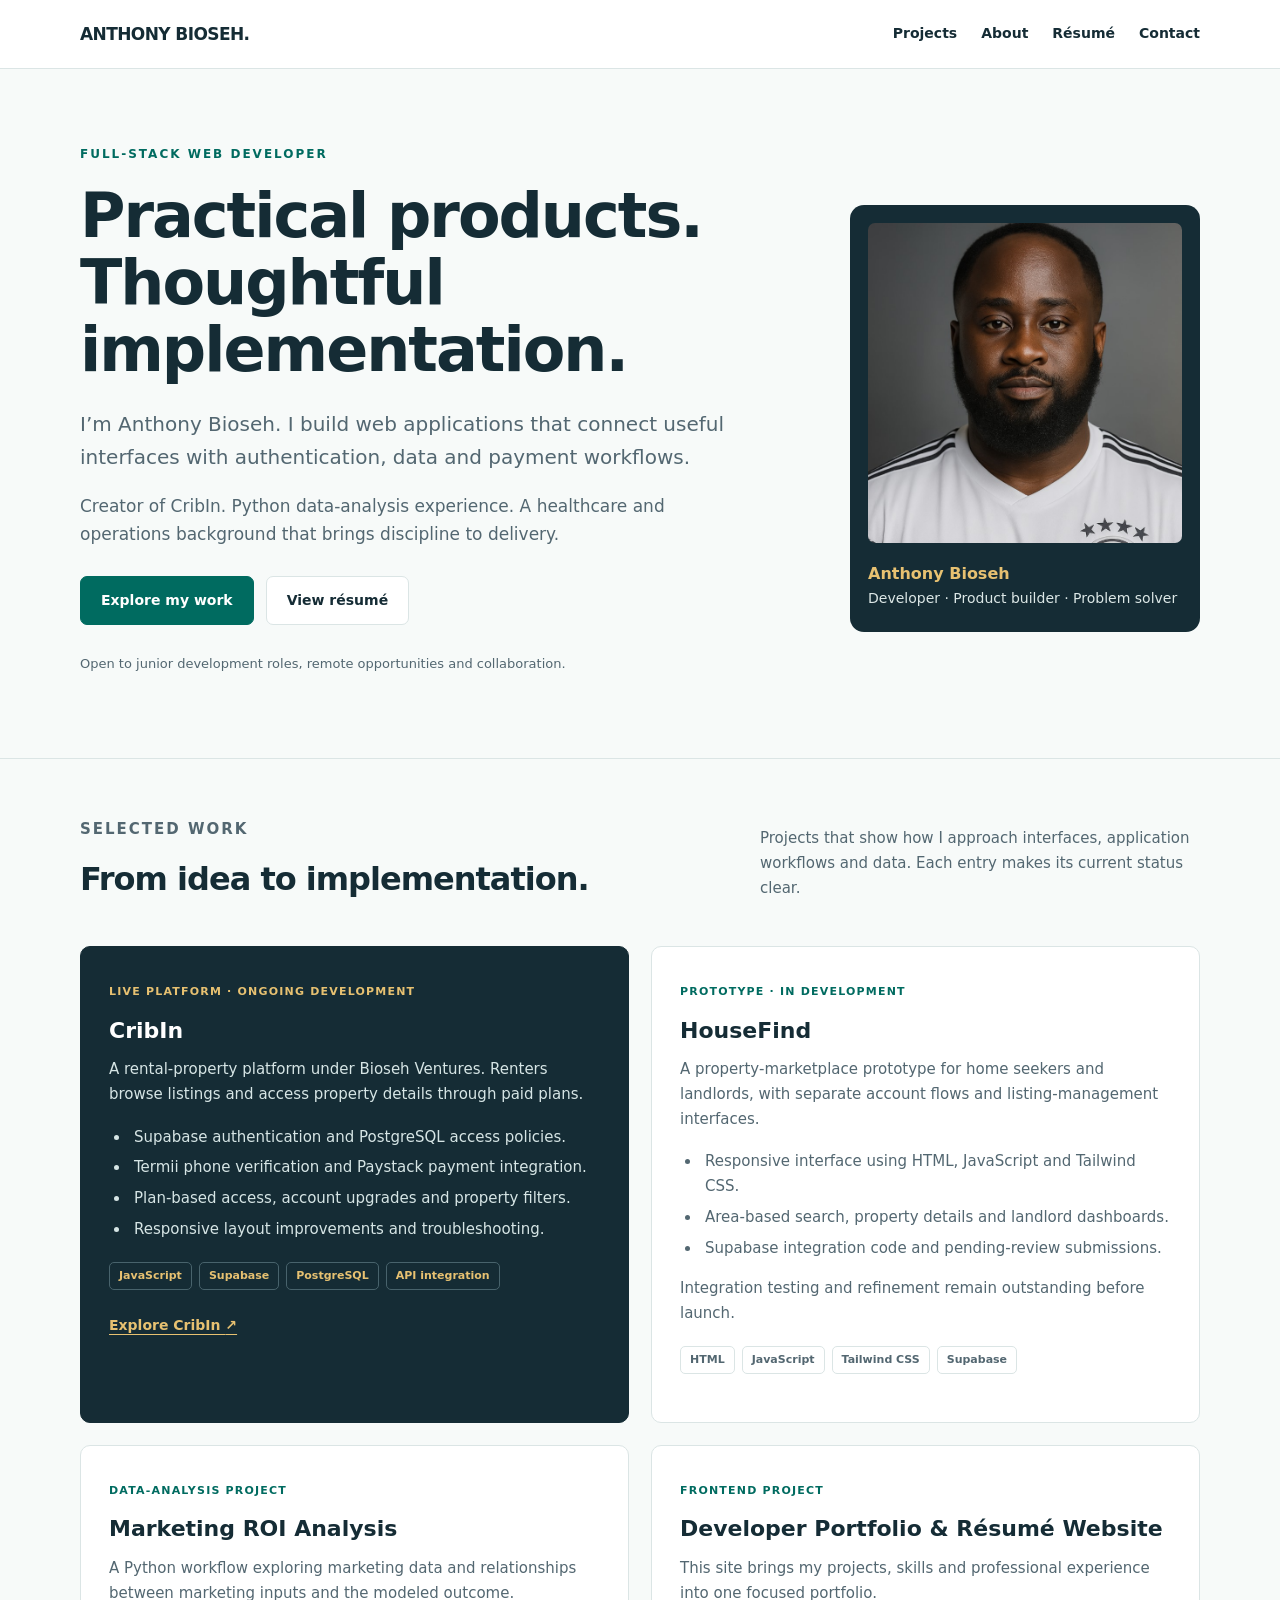
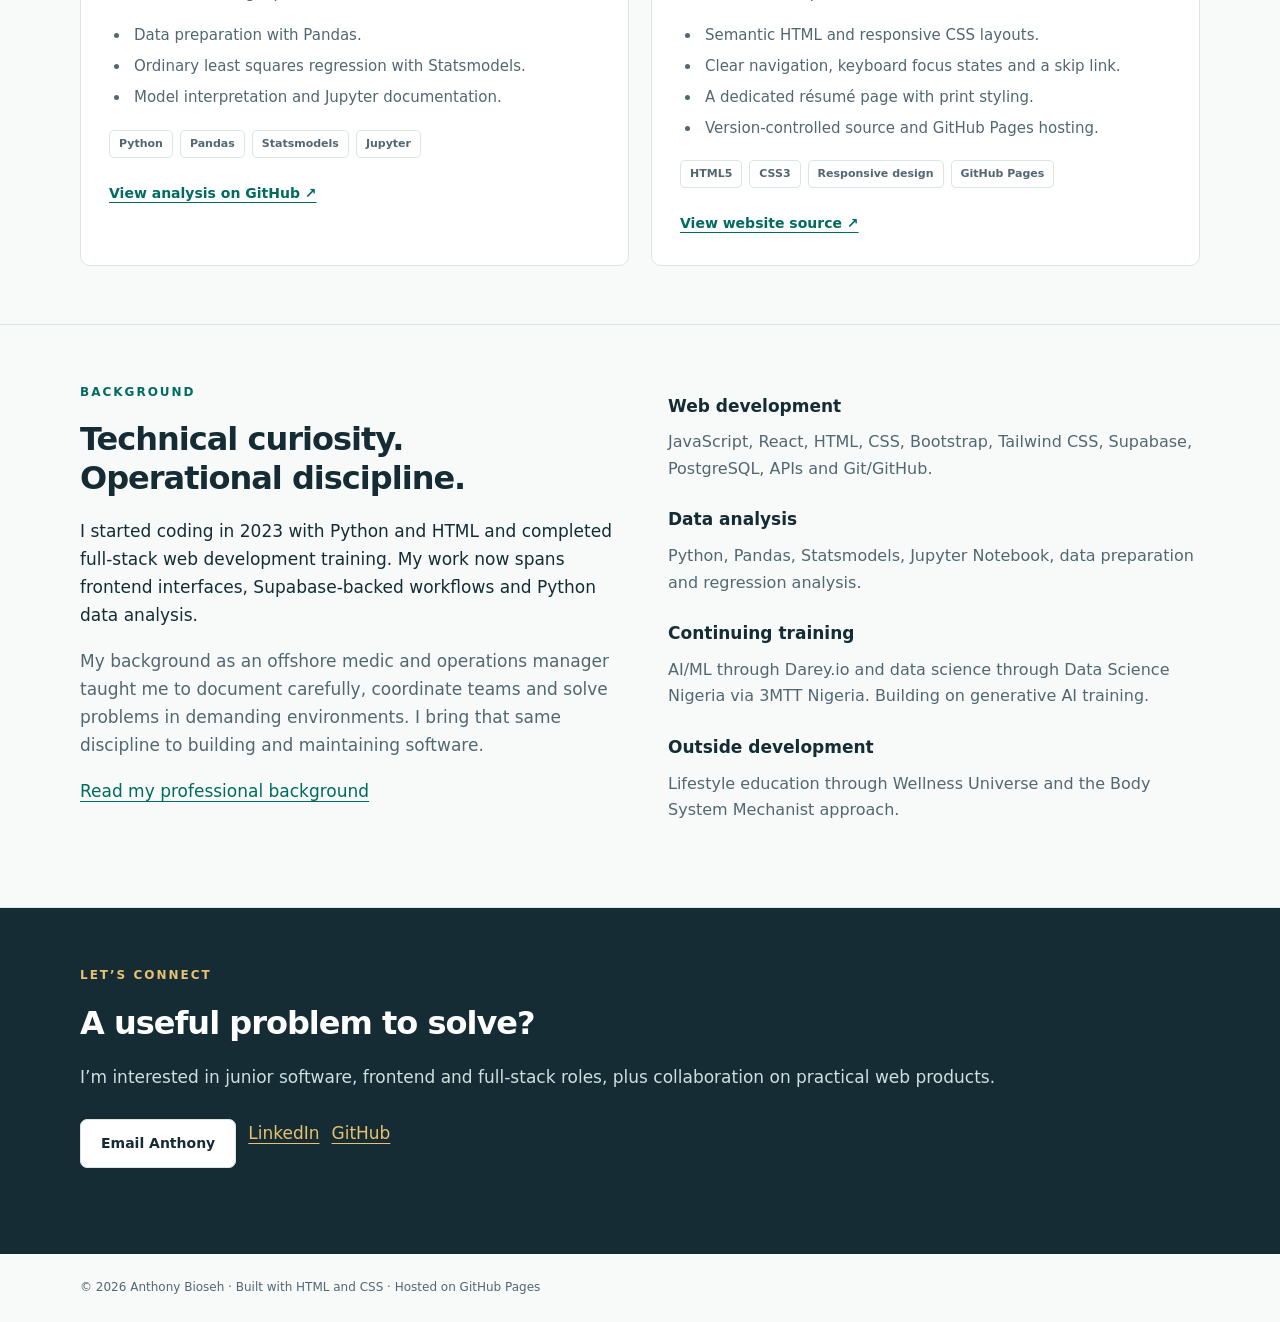
<file: index.html>
<!doctype html>
<html lang="en"><head><meta charset="utf-8"><meta name="viewport" content="width=device-width,initial-scale=1"><title>Anthony Bioseh | Full-Stack Developer &amp; Portfolio</title><meta name="description" content="Anthony Bioseh’s developer portfolio: CribIn rental platform, HouseFind marketplace prototype, Python marketing analysis and a responsive résumé website."><link rel="stylesheet" href="styles.css"></head>
<body><a class="skip" href="#main">Skip to content</a><nav class="nav" aria-label="Main navigation"><div class="wrap"><a class="brand" href="index.html">ANTHONY BIOSEH<span aria-hidden="true">.</span></a><div class="navlinks"><a href="#projects">Projects</a><a href="#about">About</a><a href="resume.html">Résumé</a><a href="#contact">Contact</a></div></div></nav>
<main id="main"><header class="hero wrap"><div><p class="eyebrow">Full-stack web developer</p><h1>Practical products.<br>Thoughtful implementation.</h1><p class="lead">I’m Anthony Bioseh. I build web applications that connect useful interfaces with authentication, data and payment workflows.</p><p class="muted">Creator of CribIn. Python data-analysis experience. A healthcare and operations background that brings discipline to delivery.</p><div class="actions"><a class="button" href="#projects">Explore my work</a><a class="button secondary" href="resume.html">View résumé</a></div><p class="availability">Open to junior development roles, remote opportunities and collaboration.</p></div><div class="portrait"><img src="my_photo.jpg" alt="Anthony Bioseh" width="320" height="320"><p><strong>Anthony Bioseh</strong>Developer · Product builder · Problem solver</p></div></header>
<section class="section" id="projects"><div class="wrap"><div class="section-intro"><div><p class="eyebrow">Selected work</p><h2>From idea to implementation.</h2></div><p>Projects that show how I approach interfaces, application workflows and data. Each entry makes its current status clear.</p></div><div class="grid">
<article class="card featured"><span class="status">Live platform · Ongoing development</span><h3>CribIn</h3><p>A rental-property platform under Bioseh Ventures. Renters browse listings and access property details through paid plans.</p><ul><li>Supabase authentication and PostgreSQL access policies.</li><li>Termii phone verification and Paystack payment integration.</li><li>Plan-based access, account upgrades and property filters.</li><li>Responsive layout improvements and troubleshooting.</li></ul><div class="tags"><span class="tag">JavaScript</span><span class="tag">Supabase</span><span class="tag">PostgreSQL</span><span class="tag">API integration</span></div><a href="https://www.cribin.ng" target="_blank" rel="noopener noreferrer">Explore CribIn <span aria-hidden="true">↗</span></a></article>
<article class="card"><span class="status">Prototype · In development</span><h3>HouseFind</h3><p>A property-marketplace prototype for home seekers and landlords, with separate account flows and listing-management interfaces.</p><ul><li>Responsive interface using HTML, JavaScript and Tailwind CSS.</li><li>Area-based search, property details and landlord dashboards.</li><li>Supabase integration code and pending-review submissions.</li></ul><p>Integration testing and refinement remain outstanding before launch.</p><div class="tags"><span class="tag">HTML</span><span class="tag">JavaScript</span><span class="tag">Tailwind CSS</span><span class="tag">Supabase</span></div></article>
<article class="card"><span class="status">Data-analysis project</span><h3>Marketing ROI Analysis</h3><p>A Python workflow exploring marketing data and relationships between marketing inputs and the modeled outcome.</p><ul><li>Data preparation with Pandas.</li><li>Ordinary least squares regression with Statsmodels.</li><li>Model interpretation and Jupyter documentation.</li></ul><div class="tags"><span class="tag">Python</span><span class="tag">Pandas</span><span class="tag">Statsmodels</span><span class="tag">Jupyter</span></div><a href="https://github.com/buchz360/marketing-roi-analysis" target="_blank" rel="noopener noreferrer">View analysis on GitHub <span aria-hidden="true">↗</span></a></article>
<article class="card"><span class="status">Frontend project</span><h3>Developer Portfolio &amp; Résumé Website</h3><p>This site brings my projects, skills and professional experience into one focused portfolio.</p><ul><li>Semantic HTML and responsive CSS layouts.</li><li>Clear navigation, keyboard focus states and a skip link.</li><li>A dedicated résumé page with print styling.</li><li>Version-controlled source and GitHub Pages hosting.</li></ul><div class="tags"><span class="tag">HTML5</span><span class="tag">CSS3</span><span class="tag">Responsive design</span><span class="tag">GitHub Pages</span></div><a href="https://github.com/buchz360/Modified-Resume" target="_blank" rel="noopener noreferrer">View website source <span aria-hidden="true">↗</span></a></article>
</div></div></section>
<section class="section" id="about"><div class="wrap split"><div><p class="eyebrow">Background</p><h2>Technical curiosity.<br>Operational discipline.</h2><p>I started coding in 2023 with Python and HTML and completed full-stack web development training. My work now spans frontend interfaces, Supabase-backed workflows and Python data analysis.</p><p class="muted">My background as an offshore medic and operations manager taught me to document carefully, coordinate teams and solve problems in demanding environments. I bring that same discipline to building and maintaining software.</p><a href="resume.html">Read my professional background</a></div><div><div class="skill-block"><h3>Web development</h3><p>JavaScript, React, HTML, CSS, Bootstrap, Tailwind CSS, Supabase, PostgreSQL, APIs and Git/GitHub.</p></div><div class="skill-block"><h3>Data analysis</h3><p>Python, Pandas, Statsmodels, Jupyter Notebook, data preparation and regression analysis.</p></div><div class="skill-block"><h3>Continuing training</h3><p>AI/ML through Darey.io and data science through Data Science Nigeria via 3MTT Nigeria. Building on generative AI training.</p></div><div class="skill-block"><h3>Outside development</h3><p>Lifestyle education through Wellness Universe and the Body System Mechanist approach.</p></div></div></div></section>
<section class="section contact" id="contact"><div class="wrap"><p class="eyebrow" style="color:var(--gold)">Let’s connect</p><h2>A useful problem to solve?</h2><p class="muted">I’m interested in junior software, frontend and full-stack roles, plus collaboration on practical web products.</p><div class="actions"><a class="button secondary" href="mailto:mrbioseh@gmail.com">Email Anthony</a><a href="https://www.linkedin.com/in/abtony/" target="_blank" rel="noopener noreferrer">LinkedIn</a><a href="https://github.com/buchz360" target="_blank" rel="noopener noreferrer">GitHub</a></div></div></section></main><footer><div class="wrap">© 2026 Anthony Bioseh · Built with HTML and CSS · Hosted on GitHub Pages</div></footer></body></html>
</file>
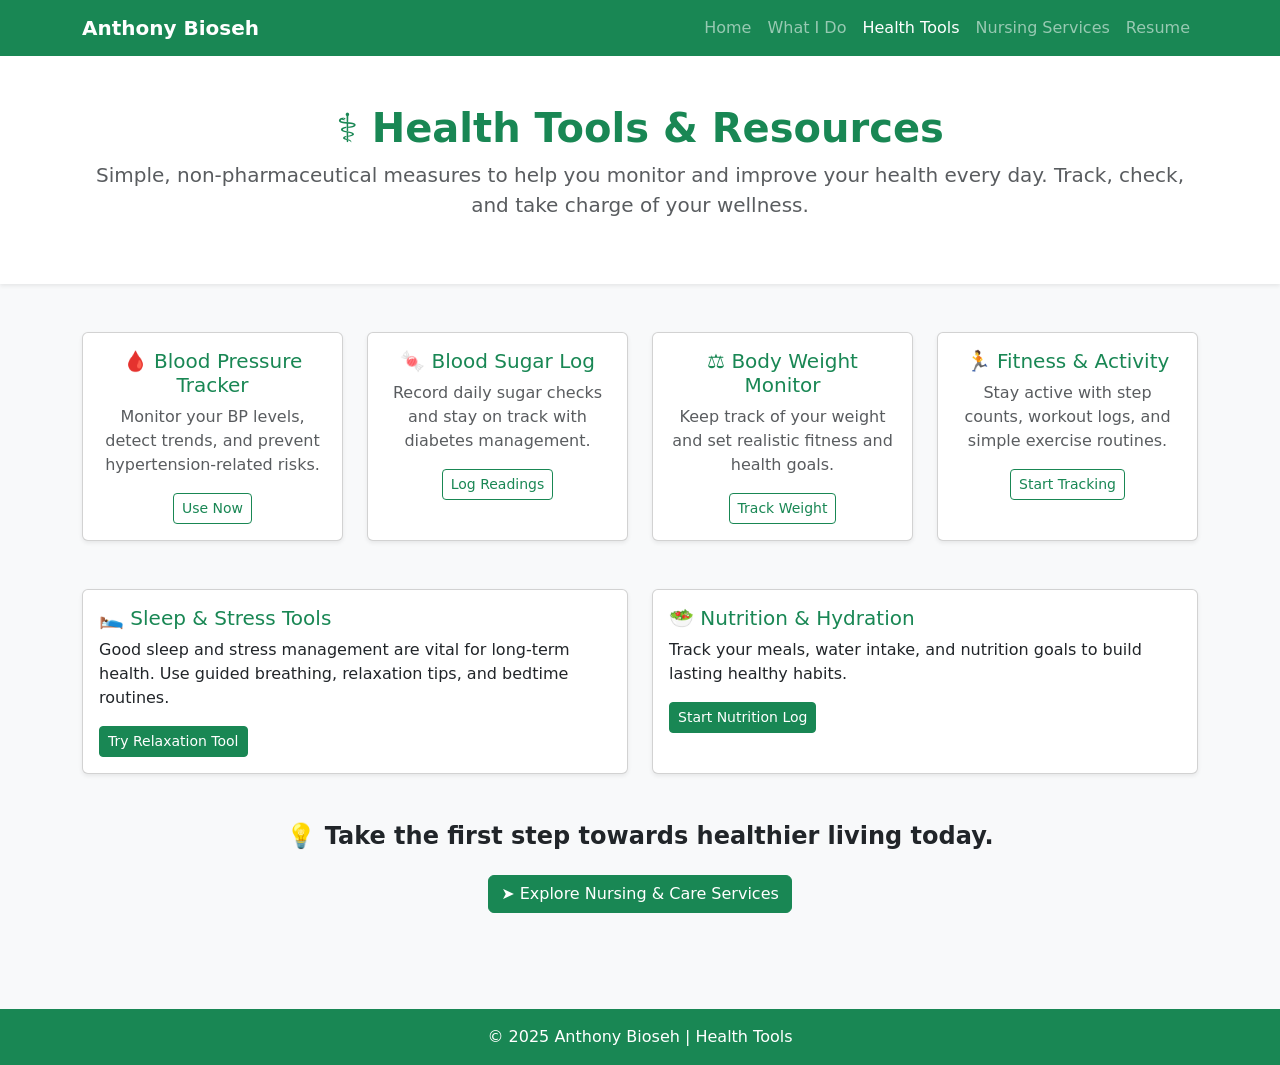
<file: health-tools.html>
<!DOCTYPE html>
<html lang="en">
<head>
  <meta charset="UTF-8">
  <meta name="viewport" content="width=device-width, initial-scale=1.0">
  <title>Health Tools | Anthony Bioseh</title>
  <!-- Bootstrap CSS -->
  <link href="https://cdn.jsdelivr.net/npm/bootstrap@5.3.3/dist/css/bootstrap.min.css" rel="stylesheet">
</head>
<body class="bg-light">

  <!-- Navbar -->
  <nav class="navbar navbar-expand-lg navbar-dark bg-success">
    <div class="container">
      <a class="navbar-brand fw-bold" href="./index.html">Anthony Bioseh</a>
      <button class="navbar-toggler" type="button" data-bs-toggle="collapse" data-bs-target="#navbarNav">
        <span class="navbar-toggler-icon"></span>
      </button>
      <div class="collapse navbar-collapse" id="navbarNav">
        <ul class="navbar-nav ms-auto">
          <li class="nav-item"><a class="nav-link" href="./index.html">Home</a></li>
          <li class="nav-item"><a class="nav-link" href="./what-i-do.html">What I Do</a></li>
          <li class="nav-item"><a class="nav-link active" href="./health-tools.html">Health Tools</a></li>
          <li class="nav-item"><a class="nav-link" href="./nursing-service.html">Nursing Services</a></li>
          <li class="nav-item"><a class="nav-link" href="./resume.html">Resume</a></li>
        </ul>
      </div>
    </div>
  </nav>

  <!-- Header -->
  <header class="py-5 text-center bg-white shadow-sm">
    <div class="container">
      <h1 class="fw-bold text-success">⚕️ Health Tools & Resources</h1>
      <p class="lead text-muted">
        Simple, non-pharmaceutical measures to help you monitor and improve your health every day.  
        Track, check, and take charge of your wellness.
      </p>
    </div>
  </header>

  <!-- Tools Section -->
  <main class="py-5">
    <div class="container">
      <div class="row g-4">
        
        <!-- Blood Pressure -->
        <div class="col-md-6 col-lg-3">
          <div class="card text-center shadow-sm h-100">
            <div class="card-body">
              <h2 class="h5 text-success">🩸 Blood Pressure Tracker</h2>
              <p class="text-muted">Monitor your BP levels, detect trends, and prevent hypertension-related risks.</p>
              <a href="#" class="btn btn-outline-success btn-sm">Use Now</a>
            </div>
          </div>
        </div>

        <!-- Blood Sugar -->
        <div class="col-md-6 col-lg-3">
          <div class="card text-center shadow-sm h-100">
            <div class="card-body">
              <h2 class="h5 text-success">🍬 Blood Sugar Log</h2>
              <p class="text-muted">Record daily sugar checks and stay on track with diabetes management.</p>
              <a href="#" class="btn btn-outline-success btn-sm">Log Readings</a>
            </div>
          </div>
        </div>

        <!-- Weight -->
        <div class="col-md-6 col-lg-3">
          <div class="card text-center shadow-sm h-100">
            <div class="card-body">
              <h2 class="h5 text-success">⚖️ Body Weight Monitor</h2>
              <p class="text-muted">Keep track of your weight and set realistic fitness and health goals.</p>
              <a href="#" class="btn btn-outline-success btn-sm">Track Weight</a>
            </div>
          </div>
        </div>

        <!-- Fitness -->
        <div class="col-md-6 col-lg-3">
          <div class="card text-center shadow-sm h-100">
            <div class="card-body">
              <h2 class="h5 text-success">🏃 Fitness & Activity</h2>
              <p class="text-muted">Stay active with step counts, workout logs, and simple exercise routines.</p>
              <a href="#" class="btn btn-outline-success btn-sm">Start Tracking</a>
            </div>
          </div>
        </div>

      </div>

      <!-- Extra Section -->
      <div class="row g-4 mt-4">
        <div class="col-md-6">
          <div class="card shadow-sm h-100">
            <div class="card-body">
              <h2 class="h5 text-success">🛌 Sleep & Stress Tools</h2>
              <p>
                Good sleep and stress management are vital for long-term health.  
                Use guided breathing, relaxation tips, and bedtime routines.
              </p>
              <a href="#" class="btn btn-success btn-sm">Try Relaxation Tool</a>
            </div>
          </div>
        </div>

        <div class="col-md-6">
          <div class="card shadow-sm h-100">
            <div class="card-body">
              <h2 class="h5 text-success">🥗 Nutrition & Hydration</h2>
              <p>
                Track your meals, water intake, and nutrition goals to build lasting healthy habits.
              </p>
              <a href="#" class="btn btn-success btn-sm">Start Nutrition Log</a>
            </div>
          </div>
        </div>
      </div>

      <!-- CTA -->
      <div class="text-center mt-5">
        <h4 class="fw-bold">💡 Take the first step towards healthier living today.</h4>
        <a href="./nursing-service.html" class="btn btn-success mt-3">➤ Explore Nursing & Care Services</a>
      </div>

    </div>
  </main>

  <!-- Footer -->
  <footer class="bg-success text-white text-center py-3 mt-5">
    <p class="mb-0">&copy; 2025 Anthony Bioseh | Health Tools</p>
  </footer>

  <!-- Bootstrap JS -->
  <script src="https://cdn.jsdelivr.net/npm/bootstrap@5.3.3/dist/js/bootstrap.bundle.min.js"></script>
</body>
</html>
</file>
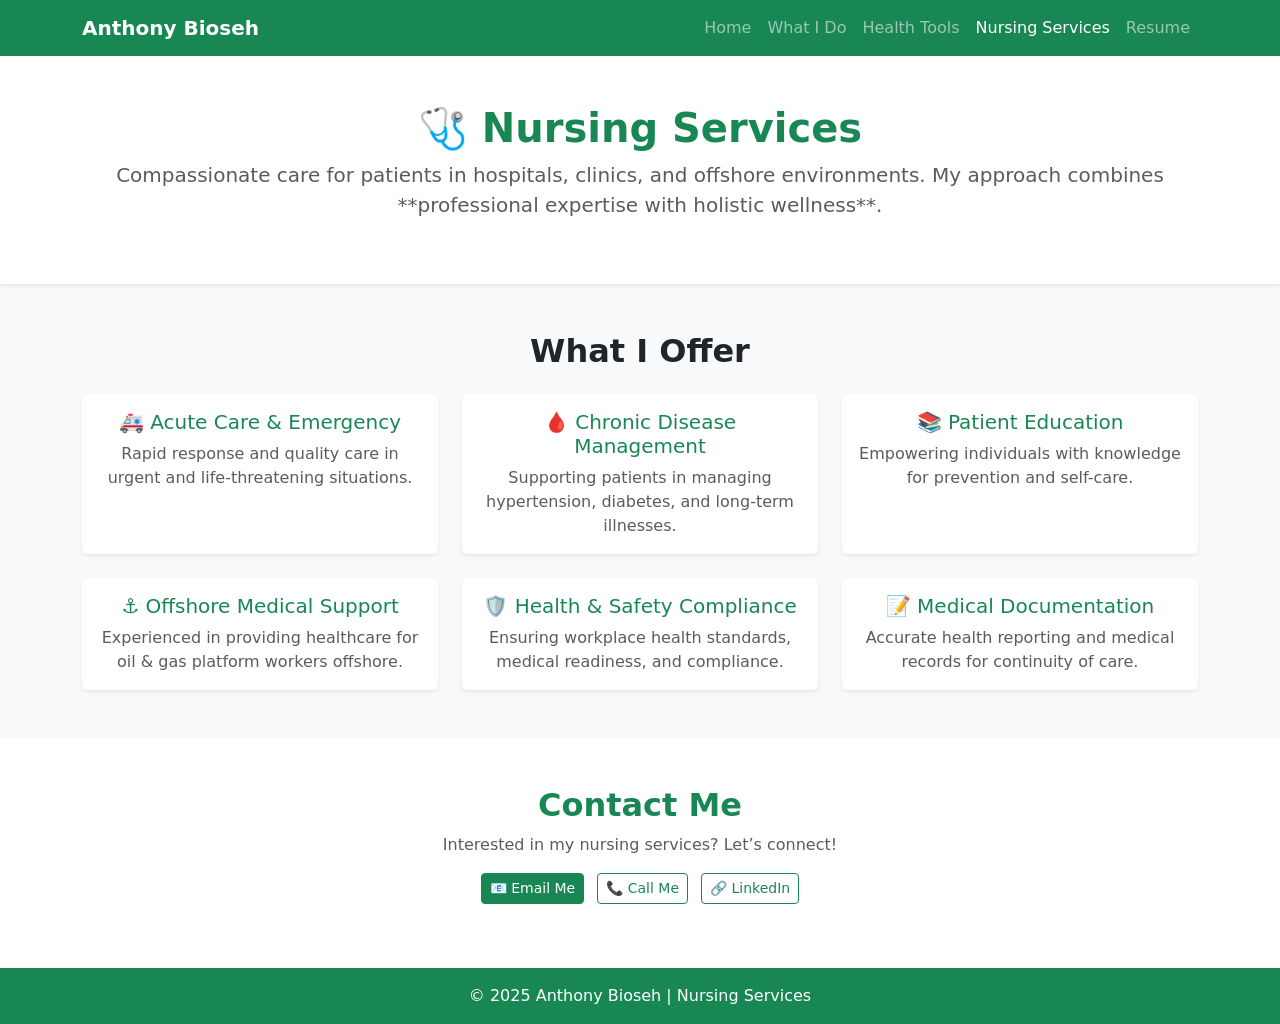
<file: nursing-service.html>
<!DOCTYPE html>
<html lang="en">
<head>
  <meta charset="UTF-8">
  <meta name="viewport" content="width=device-width, initial-scale=1.0">
  <title>Nursing Services | Anthony Bioseh</title>
  <!-- Bootstrap CSS -->
  <link href="https://cdn.jsdelivr.net/npm/bootstrap@5.3.3/dist/css/bootstrap.min.css" rel="stylesheet">
</head>
<body class="bg-light">

  <!-- Navbar -->
  <nav class="navbar navbar-expand-lg navbar-dark bg-success">
    <div class="container">
      <a class="navbar-brand fw-bold" href="./index.html">Anthony Bioseh</a>
      <button class="navbar-toggler" type="button" data-bs-toggle="collapse" data-bs-target="#navbarNav">
        <span class="navbar-toggler-icon"></span>
      </button>
      <div class="collapse navbar-collapse" id="navbarNav">
        <ul class="navbar-nav ms-auto">
          <li class="nav-item"><a class="nav-link" href="./index.html">Home</a></li>
          <li class="nav-item"><a class="nav-link" href="./what-i-do.html">What I Do</a></li>
          <li class="nav-item"><a class="nav-link" href="./health-tools.html">Health Tools</a></li>
          <li class="nav-item"><a class="nav-link active" href="./nursing-service.html">Nursing Services</a></li>
          <li class="nav-item"><a class="nav-link" href="./resume.html">Resume</a></li>
        </ul>
      </div>
    </div>
  </nav>

  <!-- Hero Section -->
  <header class="py-5 text-center bg-white shadow-sm">
    <div class="container">
      <h1 class="fw-bold text-success">🩺 Nursing Services</h1>
      <p class="lead text-muted">
        Compassionate care for patients in hospitals, clinics, and offshore environments.  
        My approach combines **professional expertise with holistic wellness**.
      </p>
    </div>
  </header>

  <!-- Services Section -->
  <main class="py-5">
    <div class="container">
      <h2 class="text-center fw-bold mb-4">What I Offer</h2>
      <div class="row g-4">
        
        <!-- Acute Care -->
        <div class="col-md-6 col-lg-4">
          <div class="card h-100 shadow-sm border-0">
            <div class="card-body text-center">
              <h5 class="card-title text-success">🚑 Acute Care & Emergency</h5>
              <p class="card-text text-muted">Rapid response and quality care in urgent and life-threatening situations.</p>
            </div>
          </div>
        </div>

        <!-- Chronic Care -->
        <div class="col-md-6 col-lg-4">
          <div class="card h-100 shadow-sm border-0">
            <div class="card-body text-center">
              <h5 class="card-title text-success">🩸 Chronic Disease Management</h5>
              <p class="card-text text-muted">Supporting patients in managing hypertension, diabetes, and long-term illnesses.</p>
            </div>
          </div>
        </div>

        <!-- Education -->
        <div class="col-md-6 col-lg-4">
          <div class="card h-100 shadow-sm border-0">
            <div class="card-body text-center">
              <h5 class="card-title text-success">📚 Patient Education</h5>
              <p class="card-text text-muted">Empowering individuals with knowledge for prevention and self-care.</p>
            </div>
          </div>
        </div>

        <!-- Offshore -->
        <div class="col-md-6 col-lg-4">
          <div class="card h-100 shadow-sm border-0">
            <div class="card-body text-center">
              <h5 class="card-title text-success">⚓ Offshore Medical Support</h5>
              <p class="card-text text-muted">Experienced in providing healthcare for oil & gas platform workers offshore.</p>
            </div>
          </div>
        </div>

        <!-- Safety -->
        <div class="col-md-6 col-lg-4">
          <div class="card h-100 shadow-sm border-0">
            <div class="card-body text-center">
              <h5 class="card-title text-success">🛡 Health & Safety Compliance</h5>
              <p class="card-text text-muted">Ensuring workplace health standards, medical readiness, and compliance.</p>
            </div>
          </div>
        </div>

        <!-- Documentation -->
        <div class="col-md-6 col-lg-4">
          <div class="card h-100 shadow-sm border-0">
            <div class="card-body text-center">
              <h5 class="card-title text-success">📝 Medical Documentation</h5>
              <p class="card-text text-muted">Accurate health reporting and medical records for continuity of care.</p>
            </div>
          </div>
        </div>

      </div>
    </div>
  </main>

  <!-- Contact Section -->
  <section class="py-5 bg-white">
    <div class="container text-center">
      <h2 class="fw-bold text-success">Contact Me</h2>
      <p class="text-muted">Interested in my nursing services? Let’s connect!</p>
      <p>
        <a href="mailto:mrbioseh@gmail.com" class="btn btn-success btn-sm me-2">📧 Email Me</a>
        <a href="tel:+2348169589635" class="btn btn-outline-success btn-sm me-2">📞 Call Me</a>
        <a href="https://www.linkedin.com/in/anthony-bioseh-8a9b2b371" class="btn btn-outline-success btn-sm">🔗 LinkedIn</a>
      </p>
    </div>
  </section>

  <!-- Footer -->
  <footer class="bg-success text-white text-center py-3">
    <p class="mb-0">&copy; 2025 Anthony Bioseh | Nursing Services</p>
  </footer>

  <!-- Bootstrap JS -->
  <script src="https://cdn.jsdelivr.net/npm/bootstrap@5.3.3/dist/js/bootstrap.bundle.min.js"></script>
</body>
</html>
</file>
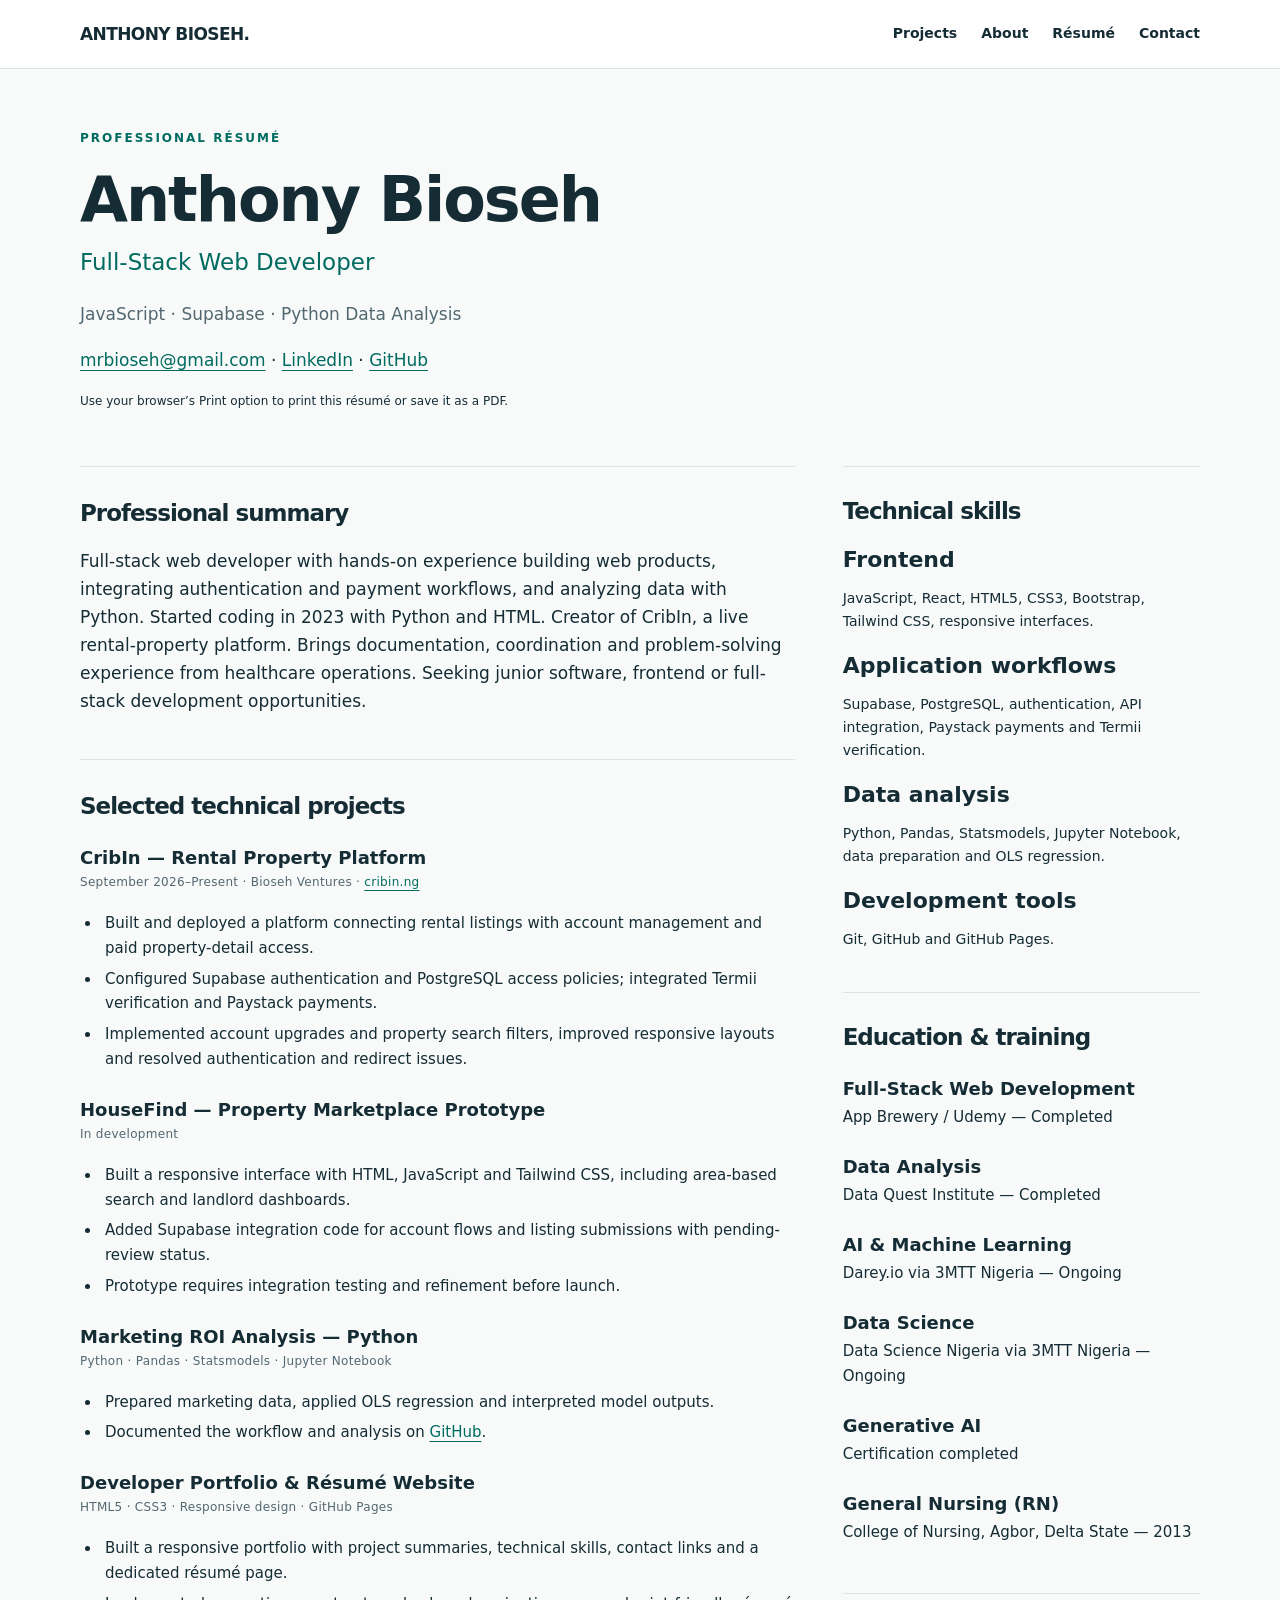
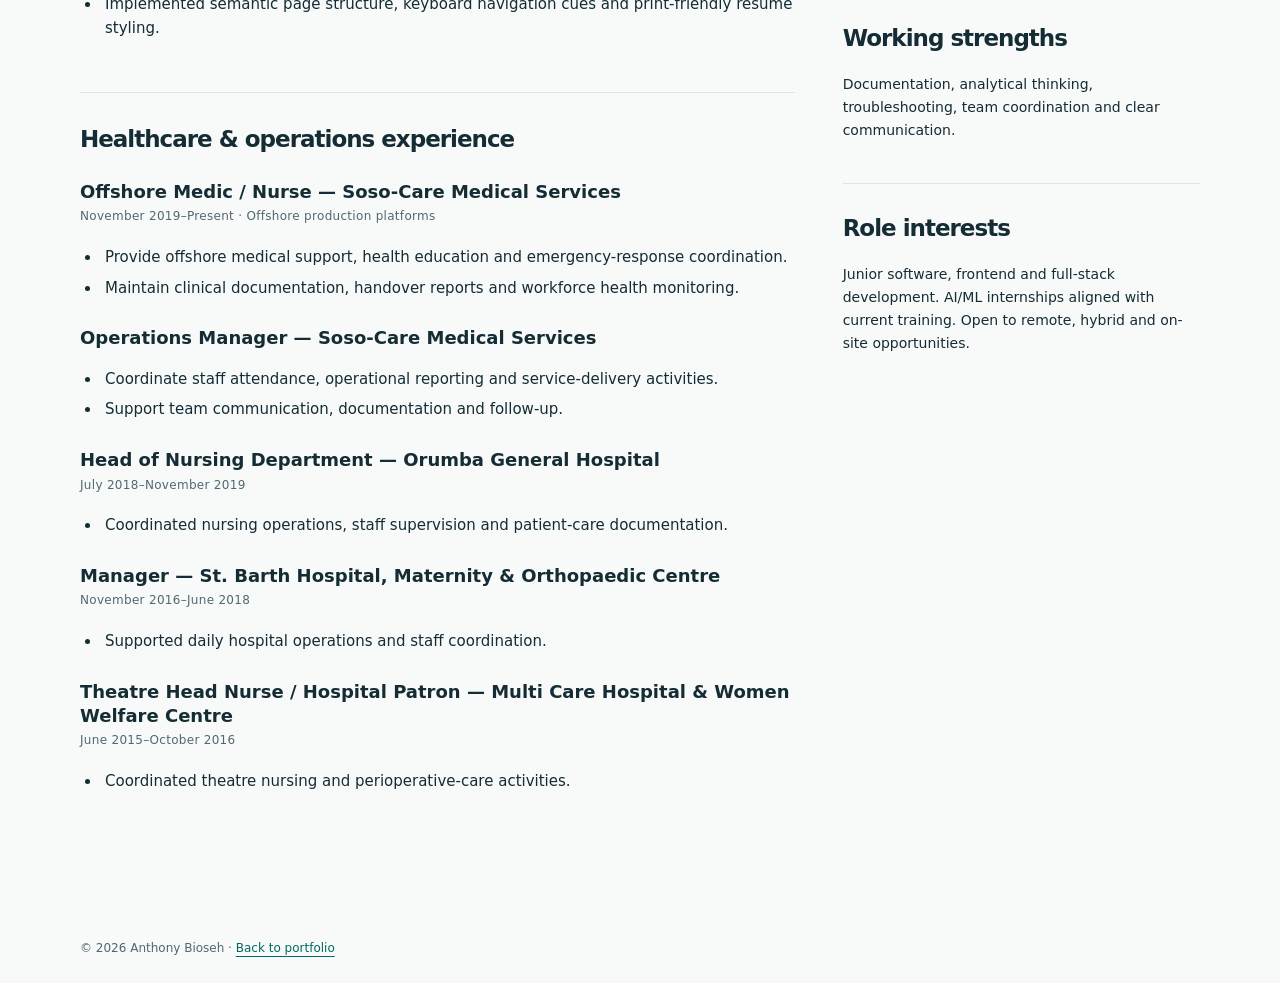
<file: resume.html>
<!doctype html><html lang="en"><head><meta charset="utf-8"><meta name="viewport" content="width=device-width,initial-scale=1"><title>Résumé | Anthony Bioseh — Full-Stack Web Developer</title><meta name="description" content="Anthony Bioseh’s résumé: full-stack development projects, Python analysis, technical training and healthcare operations experience."><link rel="stylesheet" href="styles.css"></head><body><a class="skip" href="#main">Skip to content</a><nav class="nav" aria-label="Main navigation"><div class="wrap"><a class="brand" href="index.html">ANTHONY BIOSEH.</a><div class="navlinks"><a href="index.html#projects">Projects</a><a href="index.html#about">About</a><a href="resume.html" aria-current="page">Résumé</a><a href="index.html#contact">Contact</a></div></div></nav><main id="main" class="wrap"><header class="resume-header"><p class="eyebrow">Professional résumé</p><h1>Anthony Bioseh</h1><p class="resume-title">Full-Stack Web Developer</p><p class="muted">JavaScript · Supabase · Python Data Analysis</p><p><a href="mailto:mrbioseh@gmail.com">mrbioseh@gmail.com</a> · <a href="https://www.linkedin.com/in/abtony/">LinkedIn</a> · <a href="https://github.com/buchz360">GitHub</a></p><p class="print-note">Use your browser’s Print option to print this résumé or save it as a PDF.</p></header><div class="resume-layout"><div>
<section class="resume-section"><h2>Professional summary</h2><p>Full-stack web developer with hands-on experience building web products, integrating authentication and payment workflows, and analyzing data with Python. Started coding in 2023 with Python and HTML. Creator of CribIn, a live rental-property platform. Brings documentation, coordination and problem-solving experience from healthcare operations. Seeking junior software, frontend or full-stack development opportunities.</p></section>
<section class="resume-section"><h2>Selected technical projects</h2><article class="entry"><h3>CribIn — Rental Property Platform</h3><p class="meta">September 2026–Present · Bioseh Ventures · <a href="https://www.cribin.ng">cribin.ng</a></p><ul><li>Built and deployed a platform connecting rental listings with account management and paid property-detail access.</li><li>Configured Supabase authentication and PostgreSQL access policies; integrated Termii verification and Paystack payments.</li><li>Implemented account upgrades and property search filters, improved responsive layouts and resolved authentication and redirect issues.</li></ul></article><article class="entry"><h3>HouseFind — Property Marketplace Prototype</h3><p class="meta">In development</p><ul><li>Built a responsive interface with HTML, JavaScript and Tailwind CSS, including area-based search and landlord dashboards.</li><li>Added Supabase integration code for account flows and listing submissions with pending-review status.</li><li>Prototype requires integration testing and refinement before launch.</li></ul></article><article class="entry"><h3>Marketing ROI Analysis — Python</h3><p class="meta">Python · Pandas · Statsmodels · Jupyter Notebook</p><ul><li>Prepared marketing data, applied OLS regression and interpreted model outputs.</li><li>Documented the workflow and analysis on <a href="https://github.com/buchz360/marketing-roi-analysis">GitHub</a>.</li></ul></article><article class="entry"><h3>Developer Portfolio &amp; Résumé Website</h3><p class="meta">HTML5 · CSS3 · Responsive design · GitHub Pages</p><ul><li>Built a responsive portfolio with project summaries, technical skills, contact links and a dedicated résumé page.</li><li>Implemented semantic page structure, keyboard navigation cues and print-friendly résumé styling.</li></ul></article></section>
<section class="resume-section"><h2>Healthcare &amp; operations experience</h2><article class="entry"><h3>Offshore Medic / Nurse — Soso-Care Medical Services</h3><p class="meta">November 2019–Present · Offshore production platforms</p><ul><li>Provide offshore medical support, health education and emergency-response coordination.</li><li>Maintain clinical documentation, handover reports and workforce health monitoring.</li></ul></article><article class="entry"><h3>Operations Manager — Soso-Care Medical Services</h3><ul><li>Coordinate staff attendance, operational reporting and service-delivery activities.</li><li>Support team communication, documentation and follow-up.</li></ul></article><article class="entry"><h3>Head of Nursing Department — Orumba General Hospital</h3><p class="meta">July 2018–November 2019</p><ul><li>Coordinated nursing operations, staff supervision and patient-care documentation.</li></ul></article><article class="entry"><h3>Manager — St. Barth Hospital, Maternity &amp; Orthopaedic Centre</h3><p class="meta">November 2016–June 2018</p><ul><li>Supported daily hospital operations and staff coordination.</li></ul></article><article class="entry"><h3>Theatre Head Nurse / Hospital Patron — Multi Care Hospital &amp; Women Welfare Centre</h3><p class="meta">June 2015–October 2016</p><ul><li>Coordinated theatre nursing and perioperative-care activities.</li></ul></article></section>
</div><aside aria-label="Skills and education"><section class="resume-section"><h2>Technical skills</h2><h3>Frontend</h3><p>JavaScript, React, HTML5, CSS3, Bootstrap, Tailwind CSS, responsive interfaces.</p><h3>Application workflows</h3><p>Supabase, PostgreSQL, authentication, API integration, Paystack payments and Termii verification.</p><h3>Data analysis</h3><p>Python, Pandas, Statsmodels, Jupyter Notebook, data preparation and OLS regression.</p><h3>Development tools</h3><p>Git, GitHub and GitHub Pages.</p></section><section class="resume-section"><h2>Education &amp; training</h2><article class="entry"><h3>Full-Stack Web Development</h3><p>App Brewery / Udemy — Completed</p></article><article class="entry"><h3>Data Analysis</h3><p>Data Quest Institute — Completed</p></article><article class="entry"><h3>AI &amp; Machine Learning</h3><p>Darey.io via 3MTT Nigeria — Ongoing</p></article><article class="entry"><h3>Data Science</h3><p>Data Science Nigeria via 3MTT Nigeria — Ongoing</p></article><article class="entry"><h3>Generative AI</h3><p>Certification completed</p></article><article class="entry"><h3>General Nursing (RN)</h3><p>College of Nursing, Agbor, Delta State — 2013</p></article></section><section class="resume-section"><h2>Working strengths</h2><p>Documentation, analytical thinking, troubleshooting, team coordination and clear communication.</p></section><section class="resume-section"><h2>Role interests</h2><p>Junior software, frontend and full-stack development. AI/ML internships aligned with current training. Open to remote, hybrid and on-site opportunities.</p></section></aside></div></main><footer><div class="wrap">© 2026 Anthony Bioseh · <a href="index.html">Back to portfolio</a></div></footer></body></html>
</file>
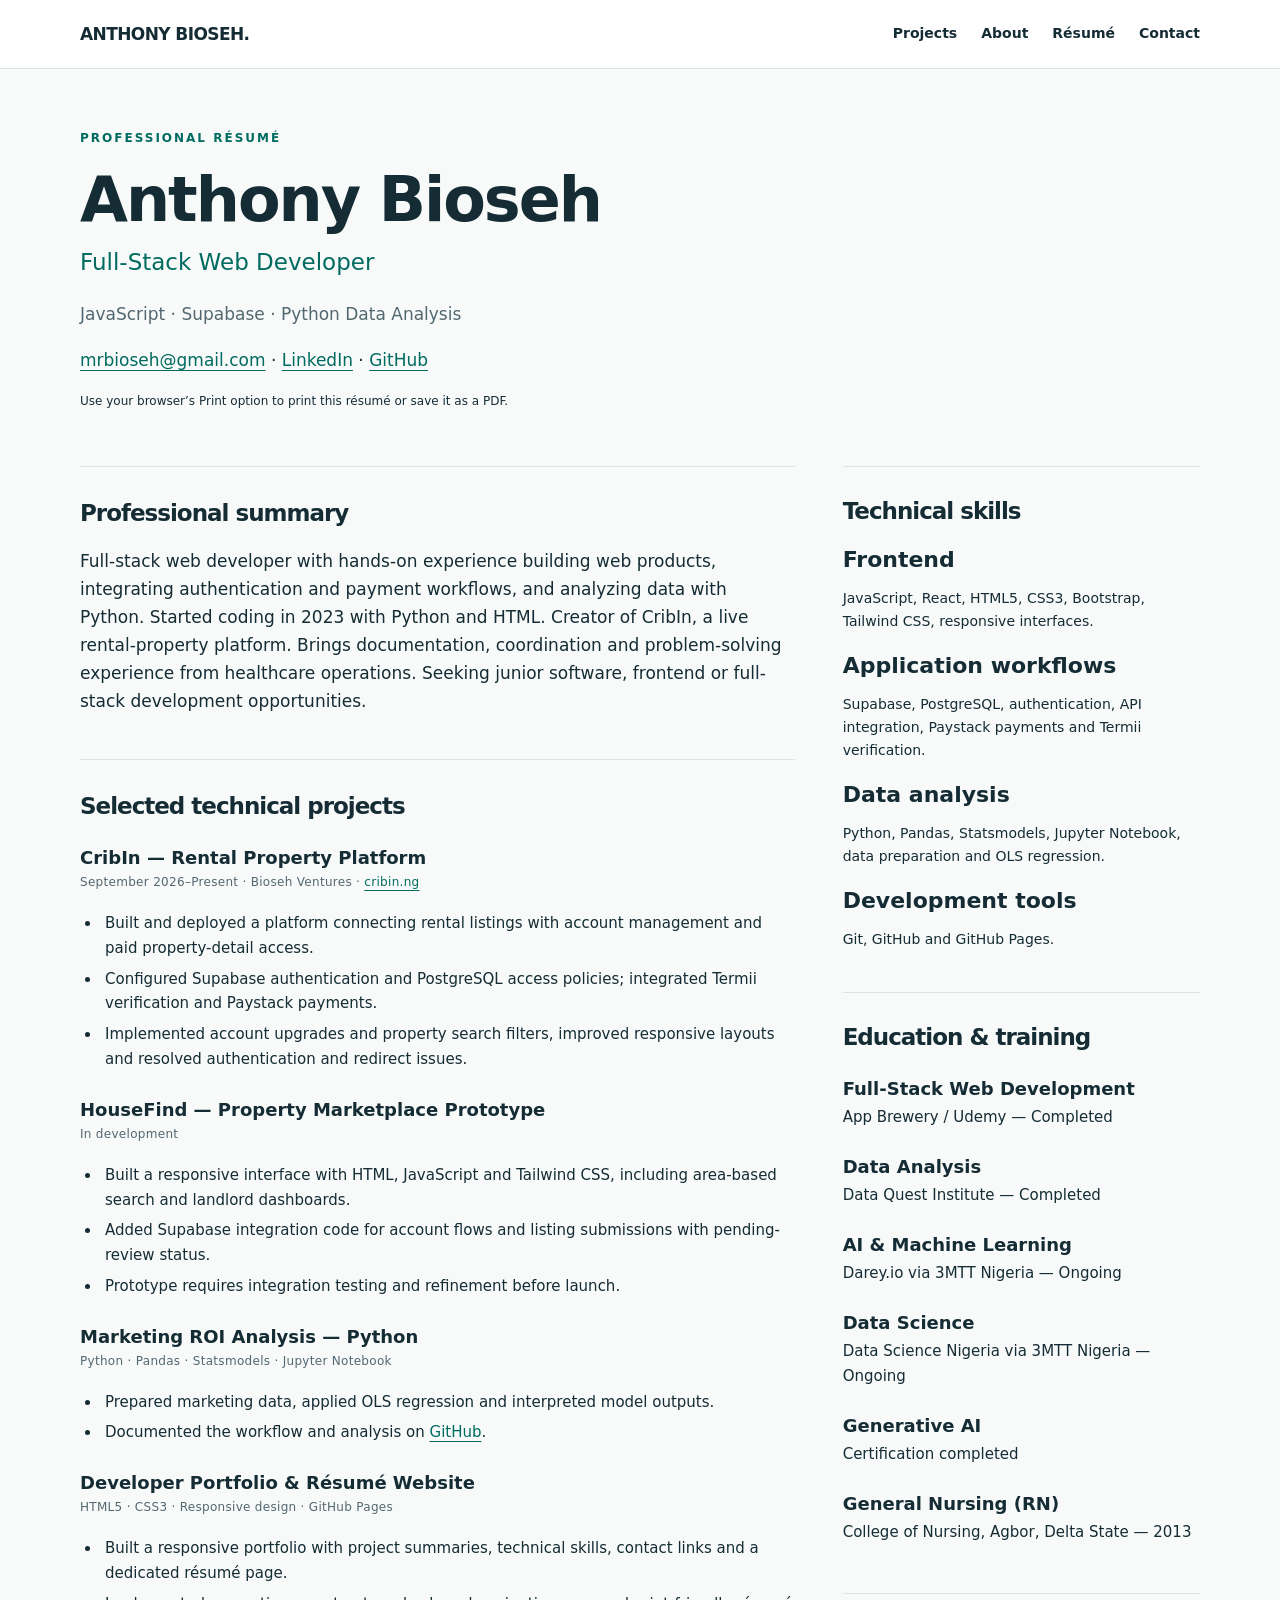
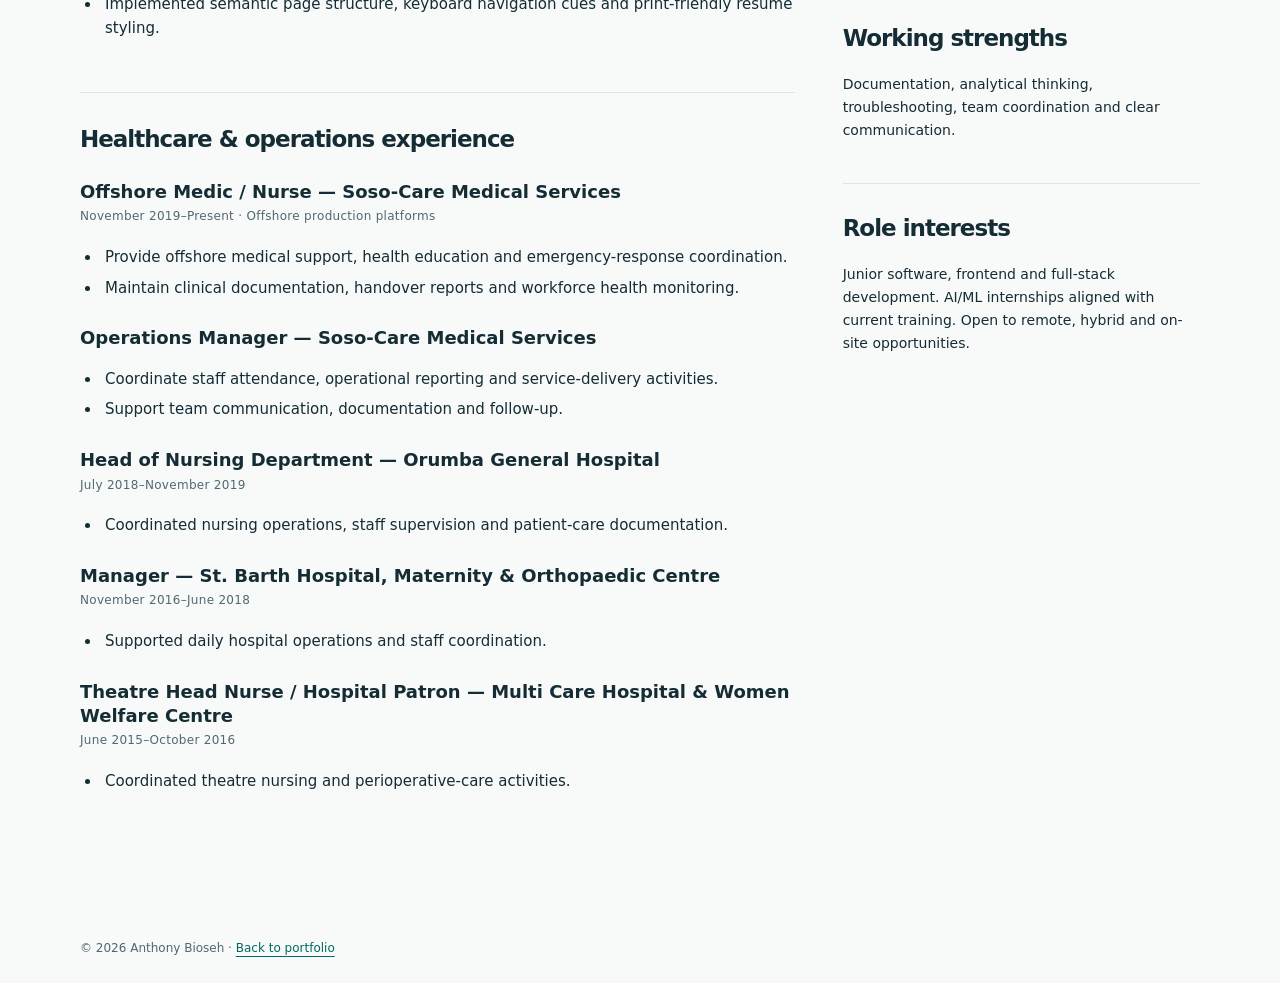
<file: resume1.html>
<!doctype html><html lang="en"><head><meta charset="utf-8"><meta name="viewport" content="width=device-width,initial-scale=1"><meta http-equiv="refresh" content="0;url=resume.html"><title>Résumé | Anthony Bioseh</title></head><body><p>The current résumé is available at <a href="resume.html">Anthony Bioseh’s résumé</a>.</p></body></html>
</file>
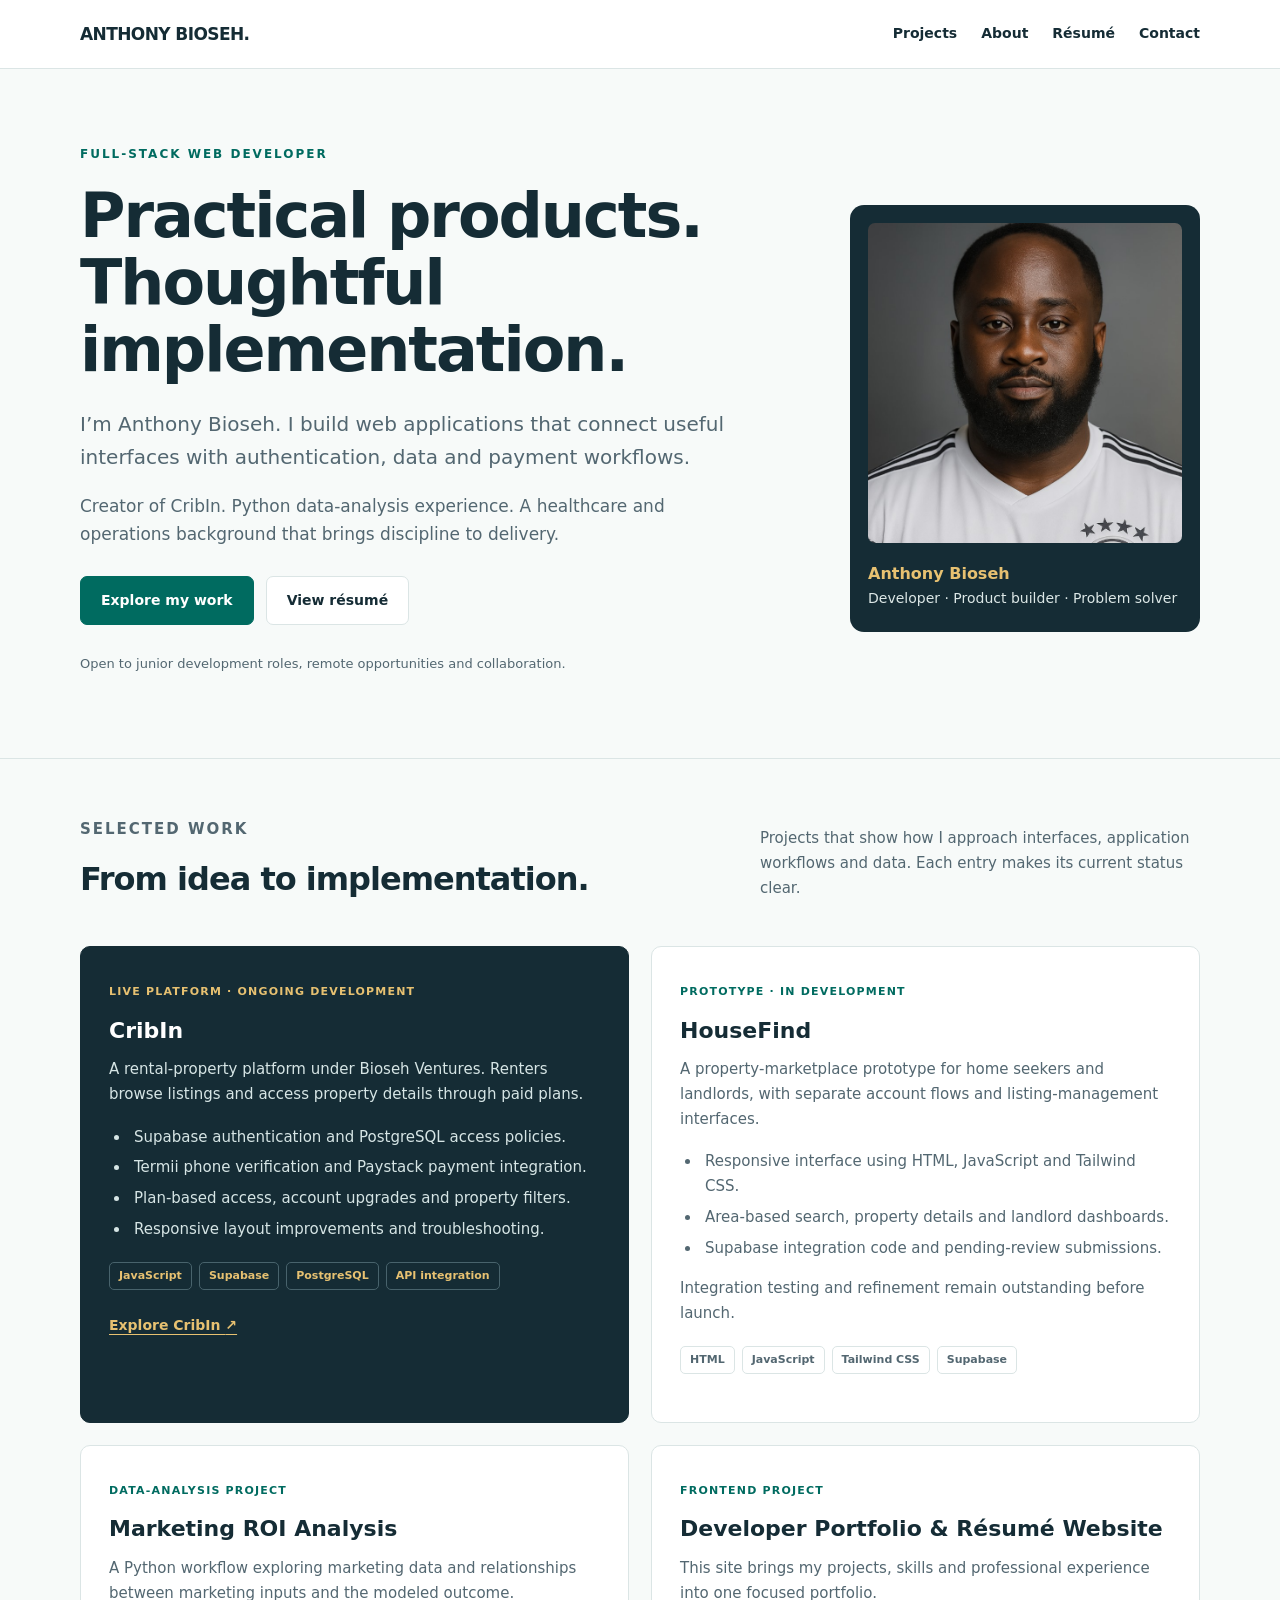
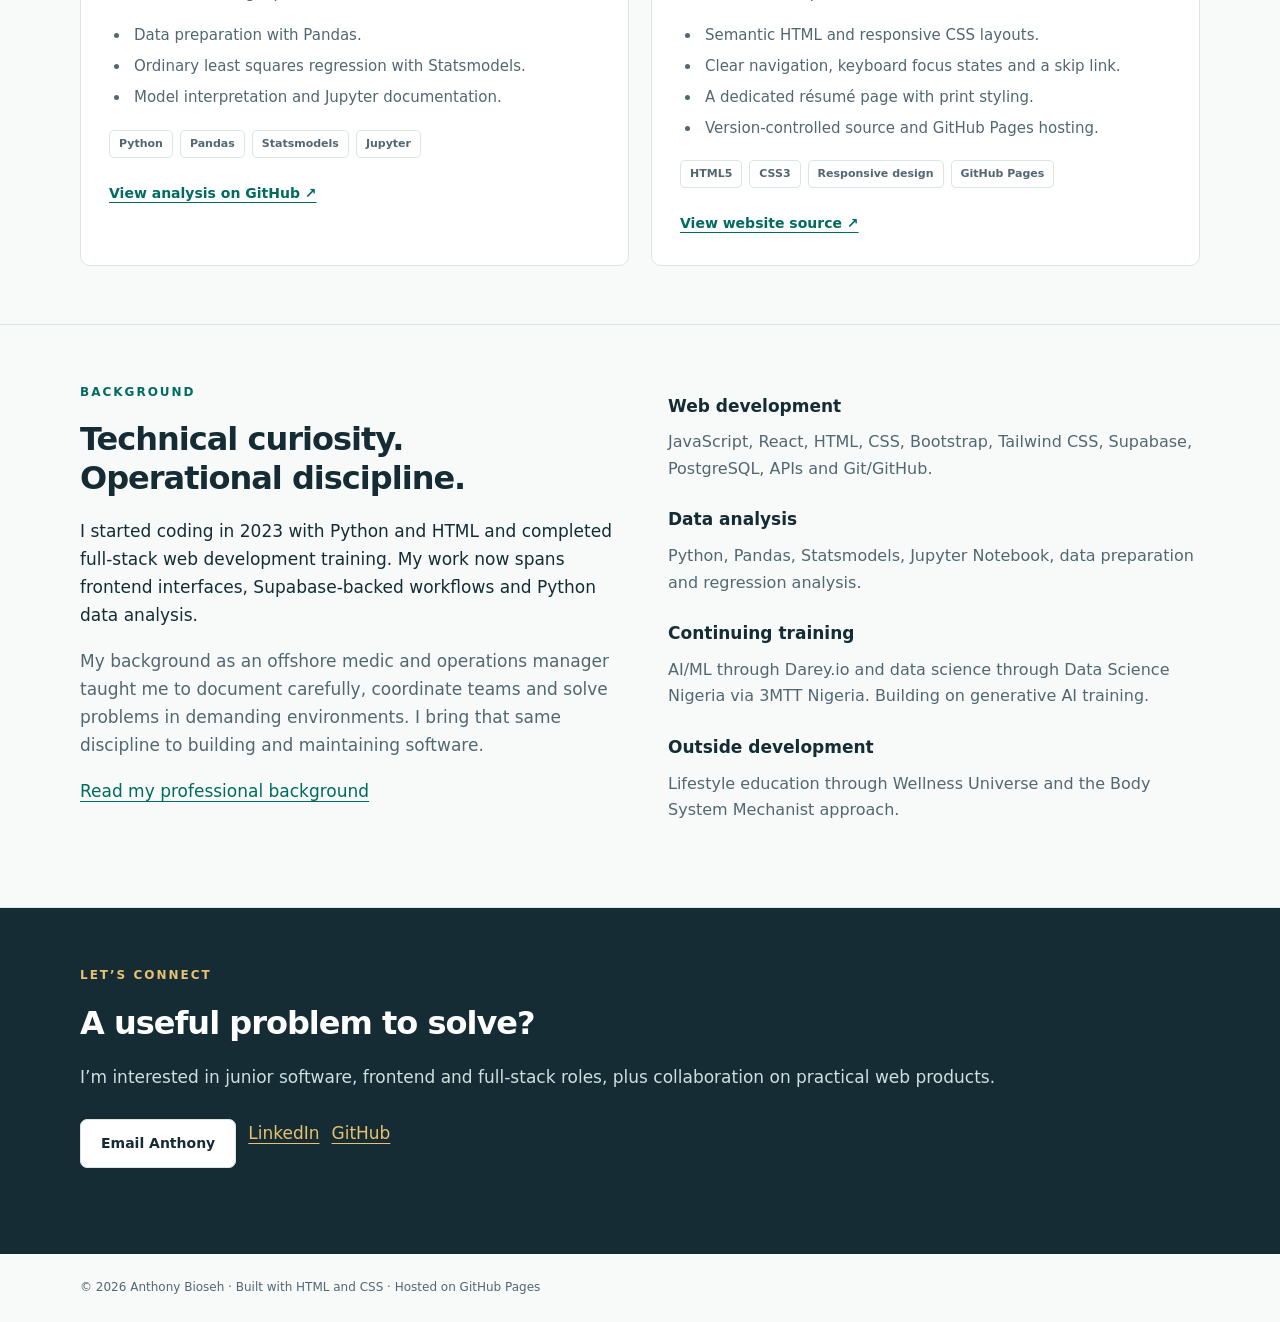
<file: what-i-do.html>
<!doctype html><html lang="en"><head><meta charset="utf-8"><meta name="viewport" content="width=device-width,initial-scale=1"><meta http-equiv="refresh" content="0;url=index.html#about"><title>About | Anthony Bioseh</title></head><body><p>Explore <a href="index.html#about">Anthony Bioseh’s skills and background</a> or <a href="index.html#projects">selected projects</a>.</p></body></html>
</file>
<file: styles.css>
:root{--ink:#152c35;--muted:#536771;--accent:#006b60;--line:#dbe5e5;--paper:#f7faf9;--gold:#e7c171}*{box-sizing:border-box}html{scroll-behavior:smooth;scroll-padding-top:90px}body{margin:0;background:var(--paper);color:var(--ink);font:17px/1.65 system-ui,-apple-system,BlinkMacSystemFont,"Segoe UI",sans-serif}a{color:var(--accent);text-underline-offset:4px}a:hover{text-decoration:underline}a:focus-visible,button:focus-visible{outline:3px solid #b77700;outline-offset:5px}.wrap{width:min(1120px,calc(100% - 48px));margin:auto}.skip{position:absolute;top:-80px;background:white;padding:12px;z-index:5}.skip:focus{top:8px}.nav{background:#fff;border-bottom:1px solid var(--line)}.nav .wrap{display:flex;align-items:center;justify-content:space-between;gap:20px;padding:20px 0}.brand{font-weight:800;color:var(--ink);text-decoration:none;letter-spacing:-.6px}.navlinks{display:flex;gap:24px;flex-wrap:wrap}.navlinks a{font-size:14px;font-weight:650;color:var(--ink);text-decoration:none}.navlinks a:hover{text-decoration:underline}.eyebrow{color:var(--accent);font-weight:750;letter-spacing:2px;font-size:12px;text-transform:uppercase}.hero{display:grid;grid-template-columns:1.7fr 1fr;gap:70px;align-items:center;padding:76px 0 66px}h1{font-size:clamp(38px,5vw,62px);line-height:1.08;letter-spacing:-2px;margin:16px 0 24px;max-width:750px}h2{font-size:32px;line-height:1.2;letter-spacing:-1px;margin:8px 0 20px}h3{font-size:22px;line-height:1.35;margin:12px 0}p{margin:0 0 18px}.muted,.lead{color:var(--muted)}.lead{font-size:20px;max-width:680px}.actions{display:flex;flex-wrap:wrap;gap:12px;margin:28px 0}.button{display:inline-block;background:var(--accent);border:1px solid var(--accent);border-radius:7px;color:#fff;font-size:14px;font-weight:700;padding:12px 20px;text-decoration:none;cursor:pointer;font-family:inherit}.button.secondary{background:white;color:var(--ink);border-color:var(--line)}.portrait{background:var(--ink);padding:18px 18px 22px;border-radius:14px;color:#fff;max-width:350px;justify-self:end}.portrait img{display:block;width:100%;aspect-ratio:1/1;object-fit:cover;object-position:center 30%;border-radius:7px}.portrait p{margin:18px 0 0;font-size:14px;color:#dce7e6}.portrait strong{display:block;color:var(--gold);font-size:16px}.availability{font-size:13px;color:var(--muted)}.section{padding:58px 0;border-top:1px solid var(--line)}.section-intro{display:flex;justify-content:space-between;gap:30px;align-items:end;margin-bottom:28px}.section-intro p{max-width:440px;color:var(--muted);font-size:15px}.grid{display:grid;grid-template-columns:repeat(2,minmax(0,1fr));gap:22px}.card{border:1px solid var(--line);border-radius:10px;background:#fff;padding:28px}.card.featured{background:var(--ink);color:#fff;border-color:var(--ink)}.card.featured p,.card.featured li{color:#d6e5e5}.card.featured a{color:var(--gold)}.card.featured .tag{color:var(--gold);border-color:#48636c}.status{font-size:11px;font-weight:800;letter-spacing:1.2px;text-transform:uppercase;color:var(--accent)}.featured .status{color:var(--gold)}.card p,.card li{font-size:15px;color:var(--muted)}ul{padding-left:21px;margin:16px 0}li{padding-left:4px;margin:6px 0}.tags{display:flex;flex-wrap:wrap;gap:7px;margin:20px 0}.tag{padding:4px 9px;border:1px solid var(--line);border-radius:5px;font-size:11px;font-weight:700;color:var(--muted)}.card a{font-weight:750;font-size:14px}.split{display:grid;grid-template-columns:1fr 1fr;gap:56px}.skill-block{margin-bottom:26px}.skill-block h3{font-size:17px}.skill-block p{font-size:16px;color:var(--muted)}.contact{background:var(--ink);color:white}.contact .muted{color:#cddfde}.contact a{color:var(--gold)}footer{padding:24px 0;font-size:12px;color:var(--muted)}.resume-header{padding:60px 0 36px}.resume-header h1{margin:10px 0}.resume-title{font-size:23px;color:var(--accent)}.resume-layout{display:grid;grid-template-columns:2fr 1fr;gap:48px;padding-bottom:70px}.resume-section{padding:25px 0;border-top:1px solid var(--line)}.resume-section h2{font-size:23px}.entry{margin:26px 0}.entry h3{font-size:18px;margin-bottom:3px}.entry p,.entry li{font-size:15px}.entry .meta{font-size:12px;letter-spacing:.3px;color:var(--muted)}aside .resume-section{padding:23px 0}aside p{font-size:14px}.print-note{font-size:12px}.resume-header .actions{margin-bottom:0}@media(max-width:760px){.wrap{width:calc(100% - 36px)}.nav .wrap{align-items:flex-start;flex-direction:column;gap:12px}.navlinks{gap:18px}.hero{grid-template-columns:1fr;gap:32px;padding:45px 0}.portrait{max-width:260px;justify-self:start}.grid,.split,.resume-layout{grid-template-columns:1fr}.section{padding:42px 0}.section-intro{display:block}.card{padding:22px}.resume-layout{gap:0}.lead{font-size:18px}h1{letter-spacing:-1.5px}.resume-header{padding-top:38px}}@media(prefers-reduced-motion:reduce){html{scroll-behavior:auto}}@media print{body{background:white;font-size:11pt}.nav,.actions,.print-note,.skip,footer{display:none}.wrap{width:100%}.resume-header{padding:0 0 15px}.resume-header h1{font-size:30pt}.resume-layout{display:block}.resume-section{padding:12px 0}.entry{break-inside:avoid;margin:15px 0}.entry p,.entry li,aside p{font-size:10pt}.resume-section h2{font-size:16pt}.resume-title{font-size:14pt}a{color:inherit;text-decoration:none}.resume-layout aside{display:block}.tags{margin:8px 0}}
</file>
